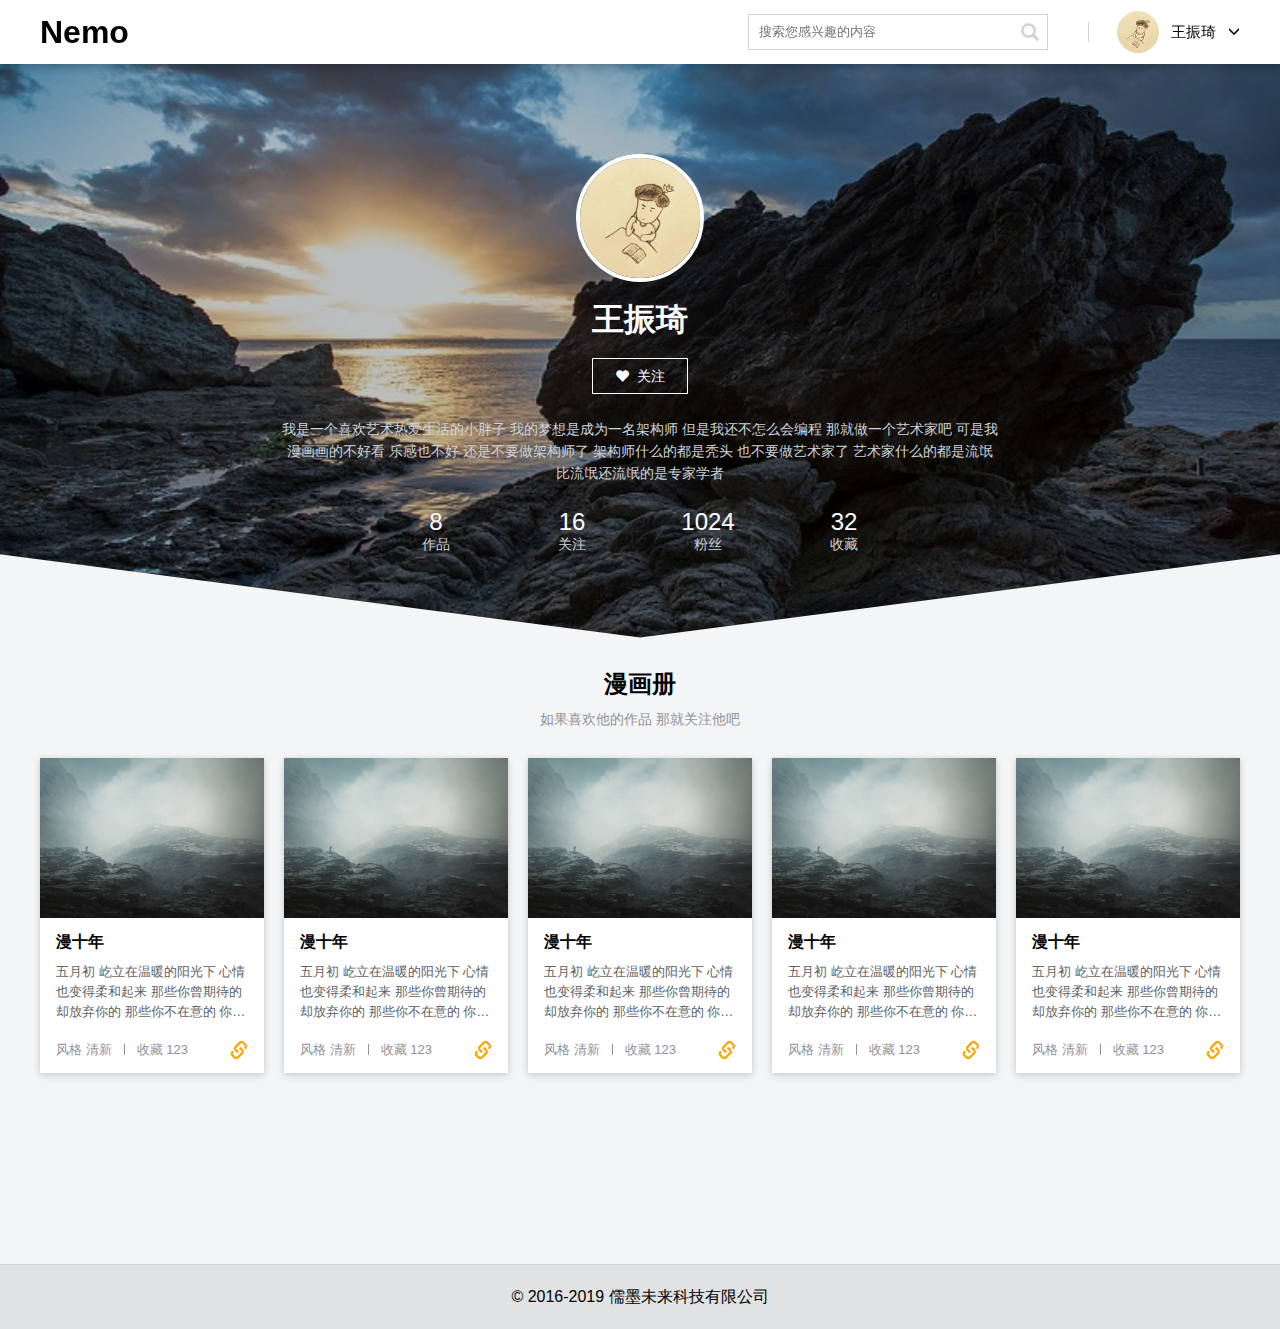
<file: author-index.html>
<!DOCTYPE html>
<html lang="zh">
<head>
    <meta charset="UTF-8">
    <title>Nemo - 漫画分享平台</title>
    <link rel="shortcut icon" href="images/favicon.ico" type="image/x-icon"/>
    <link rel="stylesheet" href="css/nemo.css"/>
    <link rel="stylesheet" href="css/book.css"/>
    <link rel="stylesheet" href="css/author-index.css"/>
</head>
<body>
<header id="header" class="header">
    <div class="header-fixed">
        <div class="container">
            <h1 class="app-name pull-left">Nemo</h1>
            <div class="account pull-right" @mouseover="navVisible" @mouseout="navInvisible">
                <div class="account-info">
                    <img class="account-avatar" src="images/avatar.jpg" alt=""/>
                    <span class="account-name">王振琦</span>
                    <span class="icon icon-menu-down"></span>
                </div>
                <nav class="account-nav" v-if="isVisible" v-cloak>
                    <a class="account-item" href=""><span class="icon icon-user"></span>个人主页</a>
                    <a class="account-item" href=""><span class="icon icon-cog"></span>账号设置</a>
                    <p class="account-item account-logout"><span class="icon icon-off"></span>退出登录</p>
                </nav>
            </div>
            <span class="header-line pull-right"></span>
            <div class="query-group pull-right">
                <label class="query-label"><span class="icon icon-search"></span></label>
                <input class="query-control" type="text" placeholder="搜索您感兴趣的内容"/>
            </div>
        </div>
    </div>
</header>
<main class="container">
    <section class="master">
        <img class="author-portrait" src="images/kingfishersrock.jpg" alt=""/>
        <div class="author-info">
            <img class="author-avatar" src="images/avatar.jpg" alt=""/>
            <p class="author-name">王振琦</p>
            <button class="btn btn-elegance" type="button">
                <span class="icon icon-heart"></span>
                <span>关注</span>
            </button>
            <p class="author-biography">
                我是一个喜欢艺术热爱生活的小胖子
                我的梦想是成为一名架构师 但是我还不怎么会编程
                那就做一个艺术家吧 可是我漫画画的不好看 乐感也不好
                还是不要做架构师了 架构师什么的都是秃头
                也不要做艺术家了 艺术家什么的都是流氓
                比流氓还流氓的是专家学者
            </p>
            <ul class="author-subscribe">
                <li class="subscribe-item">
                    <span class="subscribe-num">8</span>
                    <span class="subscribe-desc">作品</span>
                </li>
                <li class="subscribe-item">
                    <span class="subscribe-num">16</span>
                    <span class="subscribe-desc">关注</span>
                </li>
                <li class="subscribe-item">
                    <span class="subscribe-num">1024</span>
                    <span class="subscribe-desc">粉丝</span>
                </li>
                <li class="subscribe-item">
                    <span class="subscribe-num">32</span>
                    <span class="subscribe-desc">收藏</span>
                </li>
            </ul>
        </div>
        <div class="author-support"></div>
    </section>
    <section class="title">
        <p class="title-name">漫画册</p>
        <p class="title-note">如果喜欢他的作品 那就关注他吧</p>
    </section>
    <section class="content">
        <div class="book">
            <img class="book-cover" src="images/portrait.jpg" alt=""/>
            <section class="book-info">
                <h6 class="book-name">漫十年</h6>
                <p class="book-description">
                    五月初
                    屹立在温暖的阳光下
                    心情也变得柔和起来
                    那些你曾期待的 却放弃你的
                    那些你不在意的 你已放弃的
                    都成了自己辛辛苦苦的独角戏
                    在新的生活到来之前
                    在煎熬中最后翻阅那些过往
                    一番不舍与惋惜之后
                    才发觉一切是那么的不值得
                    原来实现愿望是这么的难
                    我用了这么久才能去忘记你
                </p>
                <p class="book-note">
                    <span class="pull-left">风格&nbsp;清新</span>
                    <span class="pull-left"></span>
                    <span class="pull-left">收藏&nbsp;123</span>
                    <a class="icon icon-link pull-right" href=""></a>
                </p>
            </section>
        </div>
        <div class="book">
            <img class="book-cover" src="images/portrait.jpg" alt=""/>
            <section class="book-info">
                <h6 class="book-name">漫十年</h6>
                <p class="book-description">
                    五月初
                    屹立在温暖的阳光下
                    心情也变得柔和起来
                    那些你曾期待的 却放弃你的
                    那些你不在意的 你已放弃的
                    都成了自己辛辛苦苦的独角戏
                    在新的生活到来之前
                    在煎熬中最后翻阅那些过往
                    一番不舍与惋惜之后
                    才发觉一切是那么的不值得
                    原来实现愿望是这么的难
                    我用了这么久才能去忘记你
                </p>
                <p class="book-note">
                    <span class="pull-left">风格&nbsp;清新</span>
                    <span class="pull-left"></span>
                    <span class="pull-left">收藏&nbsp;123</span>
                    <a class="icon icon-link pull-right" href=""></a>
                </p>
            </section>
        </div>
        <div class="book">
            <img class="book-cover" src="images/portrait.jpg" alt=""/>
            <section class="book-info">
                <h6 class="book-name">漫十年</h6>
                <p class="book-description">
                    五月初
                    屹立在温暖的阳光下
                    心情也变得柔和起来
                    那些你曾期待的 却放弃你的
                    那些你不在意的 你已放弃的
                    都成了自己辛辛苦苦的独角戏
                    在新的生活到来之前
                    在煎熬中最后翻阅那些过往
                    一番不舍与惋惜之后
                    才发觉一切是那么的不值得
                    原来实现愿望是这么的难
                    我用了这么久才能去忘记你
                </p>
                <p class="book-note">
                    <span class="pull-left">风格&nbsp;清新</span>
                    <span class="pull-left"></span>
                    <span class="pull-left">收藏&nbsp;123</span>
                    <a class="icon icon-link pull-right" href=""></a>
                </p>
            </section>
        </div>
        <div class="book">
            <img class="book-cover" src="images/portrait.jpg" alt=""/>
            <section class="book-info">
                <h6 class="book-name">漫十年</h6>
                <p class="book-description">
                    五月初
                    屹立在温暖的阳光下
                    心情也变得柔和起来
                    那些你曾期待的 却放弃你的
                    那些你不在意的 你已放弃的
                    都成了自己辛辛苦苦的独角戏
                    在新的生活到来之前
                    在煎熬中最后翻阅那些过往
                    一番不舍与惋惜之后
                    才发觉一切是那么的不值得
                    原来实现愿望是这么的难
                    我用了这么久才能去忘记你
                </p>
                <p class="book-note">
                    <span class="pull-left">风格&nbsp;清新</span>
                    <span class="pull-left"></span>
                    <span class="pull-left">收藏&nbsp;123</span>
                    <a class="icon icon-link pull-right" href=""></a>
                </p>
            </section>
        </div>
        <div class="book">
            <img class="book-cover" src="images/portrait.jpg" alt=""/>
            <section class="book-info">
                <h6 class="book-name">漫十年</h6>
                <p class="book-description">
                    五月初
                    屹立在温暖的阳光下
                    心情也变得柔和起来
                    那些你曾期待的 却放弃你的
                    那些你不在意的 你已放弃的
                    都成了自己辛辛苦苦的独角戏
                    在新的生活到来之前
                    在煎熬中最后翻阅那些过往
                    一番不舍与惋惜之后
                    才发觉一切是那么的不值得
                    原来实现愿望是这么的难
                    我用了这么久才能去忘记你
                </p>
                <p class="book-note">
                    <span class="pull-left">风格&nbsp;清新</span>
                    <span class="pull-left"></span>
                    <span class="pull-left">收藏&nbsp;123</span>
                    <a class="icon icon-link pull-right" href=""></a>
                </p>
            </section>
        </div>
    </section>
</main>
<footer class="footer">
    <span>&copy;&nbsp;2016-2019&nbsp;儒墨未来科技有限公司</span>
</footer>
<script src="js/vue.js"></script>
<script src="js/nemo.js"></script>
</body>
</html>
</file>
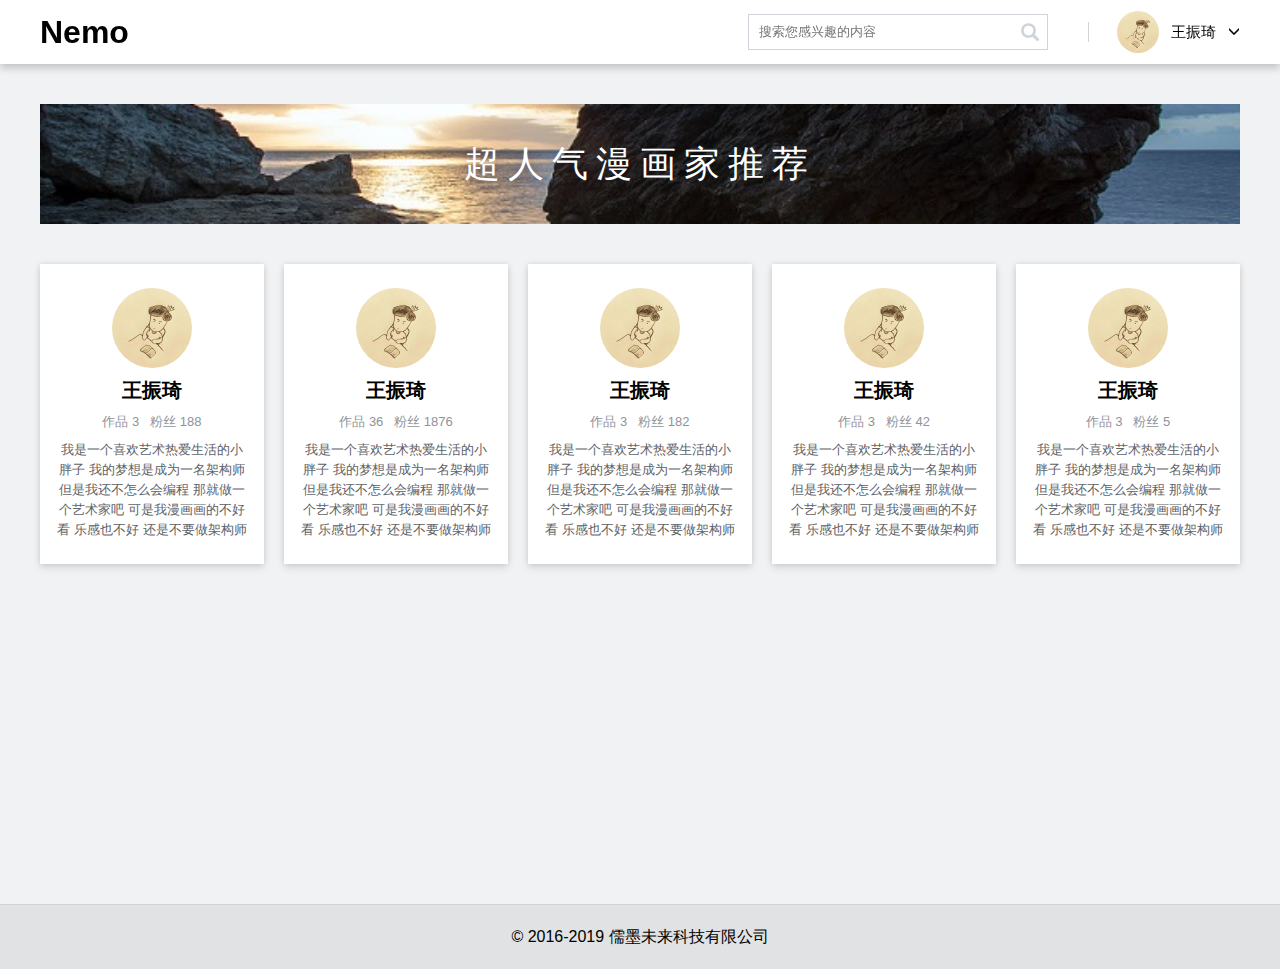
<file: author-list.html>
<!DOCTYPE html>
<html lang="zh">
<head>
    <meta charset="UTF-8">
    <title>Nemo - 漫画分享平台</title>
    <link rel="shortcut icon" href="images/favicon.ico" type="image/x-icon"/>
    <link rel="stylesheet" href="css/nemo.css"/>
    <link rel="stylesheet" href="css/author-list.css"/>
</head>
<body>
<header id="header" class="header">
    <div class="header-fixed">
        <div class="container">
            <h1 class="app-name pull-left">Nemo</h1>
            <div class="account pull-right" @mouseover="navVisible" @mouseout="navInvisible">
                <div class="account-info">
                    <img class="account-avatar" src="images/avatar.jpg" alt=""/>
                    <span class="account-name">王振琦</span>
                    <span class="icon icon-menu-down"></span>
                </div>
                <nav class="account-nav" v-if="isVisible" v-cloak>
                    <a class="account-item" href=""><span class="icon icon-user"></span>个人主页</a>
                    <a class="account-item" href=""><span class="icon icon-cog"></span>账号设置</a>
                    <p class="account-item account-logout"><span class="icon icon-off"></span>退出登录</p>
                </nav>
            </div>
            <span class="header-line pull-right"></span>
            <div class="query-group pull-right">
                <label class="query-label"><span class="icon icon-search"></span></label>
                <input class="query-control" type="text" placeholder="搜索您感兴趣的内容"/>
            </div>
        </div>
    </div>
</header>
<main class="container">
    <section class="master">
        <p>超人气漫画家推荐</p>
    </section>
    <section class="content">
        <a class="author" href="author-index.html">
            <img class="author-avatar" src="images/avatar.jpg" alt=""/>
            <p class="author-name">王振琦</p>
            <p class="author-note">
                <span>作品&nbsp;3&nbsp;&nbsp;</span>
                <span>粉丝&nbsp;188</span>
            </p>
            <p class="author-biography">
                我是一个喜欢艺术热爱生活的小胖子
                我的梦想是成为一名架构师 但是我还不怎么会编程
                那就做一个艺术家吧 可是我漫画画的不好看 乐感也不好
                还是不要做架构师了 架构师什么的都是秃头
                也不要做艺术家了 艺术家什么的都是流氓
                比流氓还流氓的是专家学者
            </p>
        </a>
        <a class="author" href="author-index.html">
            <img class="author-avatar" src="images/avatar.jpg" alt=""/>
            <p class="author-name">王振琦</p>
            <p class="author-note">
                <span>作品&nbsp;36&nbsp;&nbsp;</span>
                <span>粉丝&nbsp;1876</span>
            </p>
            <p class="author-biography">
                我是一个喜欢艺术热爱生活的小胖子
                我的梦想是成为一名架构师 但是我还不怎么会编程
                那就做一个艺术家吧 可是我漫画画的不好看 乐感也不好
                还是不要做架构师了 架构师什么的都是秃头
                也不要做艺术家了 艺术家什么的都是流氓
                比流氓还流氓的是专家学者
            </p>
        </a>
        <a class="author" href="author-index.html">
            <img class="author-avatar" src="images/avatar.jpg" alt=""/>
            <p class="author-name">王振琦</p>
            <p class="author-note">
                <span>作品&nbsp;3&nbsp;&nbsp;</span>
                <span>粉丝&nbsp;182</span>
            </p>
            <p class="author-biography">
                我是一个喜欢艺术热爱生活的小胖子
                我的梦想是成为一名架构师 但是我还不怎么会编程
                那就做一个艺术家吧 可是我漫画画的不好看 乐感也不好
                还是不要做架构师了 架构师什么的都是秃头
                也不要做艺术家了 艺术家什么的都是流氓
                比流氓还流氓的是专家学者
            </p>
        </a>
        <a class="author" href="author-index.html">
            <img class="author-avatar" src="images/avatar.jpg" alt=""/>
            <p class="author-name">王振琦</p>
            <p class="author-note">
                <span>作品&nbsp;3&nbsp;&nbsp;</span>
                <span>粉丝&nbsp;42</span>
            </p>
            <p class="author-biography">
                我是一个喜欢艺术热爱生活的小胖子
                我的梦想是成为一名架构师 但是我还不怎么会编程
                那就做一个艺术家吧 可是我漫画画的不好看 乐感也不好
                还是不要做架构师了 架构师什么的都是秃头
                也不要做艺术家了 艺术家什么的都是流氓
                比流氓还流氓的是专家学者
            </p>
        </a>
        <a class="author" href="author-index.html">
            <img class="author-avatar" src="images/avatar.jpg" alt=""/>
            <p class="author-name">王振琦</p>
            <p class="author-note">
                <span>作品&nbsp;3&nbsp;&nbsp;</span>
                <span>粉丝&nbsp;5</span>
            </p>
            <p class="author-biography">
                我是一个喜欢艺术热爱生活的小胖子
                我的梦想是成为一名架构师 但是我还不怎么会编程
                那就做一个艺术家吧 可是我漫画画的不好看 乐感也不好
                还是不要做架构师了 架构师什么的都是秃头
                也不要做艺术家了 艺术家什么的都是流氓
                比流氓还流氓的是专家学者
            </p>
        </a>
    </section>
</main>
<footer class="footer">
    <span>&copy;&nbsp;2016-2019&nbsp;儒墨未来科技有限公司</span>
</footer>
</body>
</html>
</file>
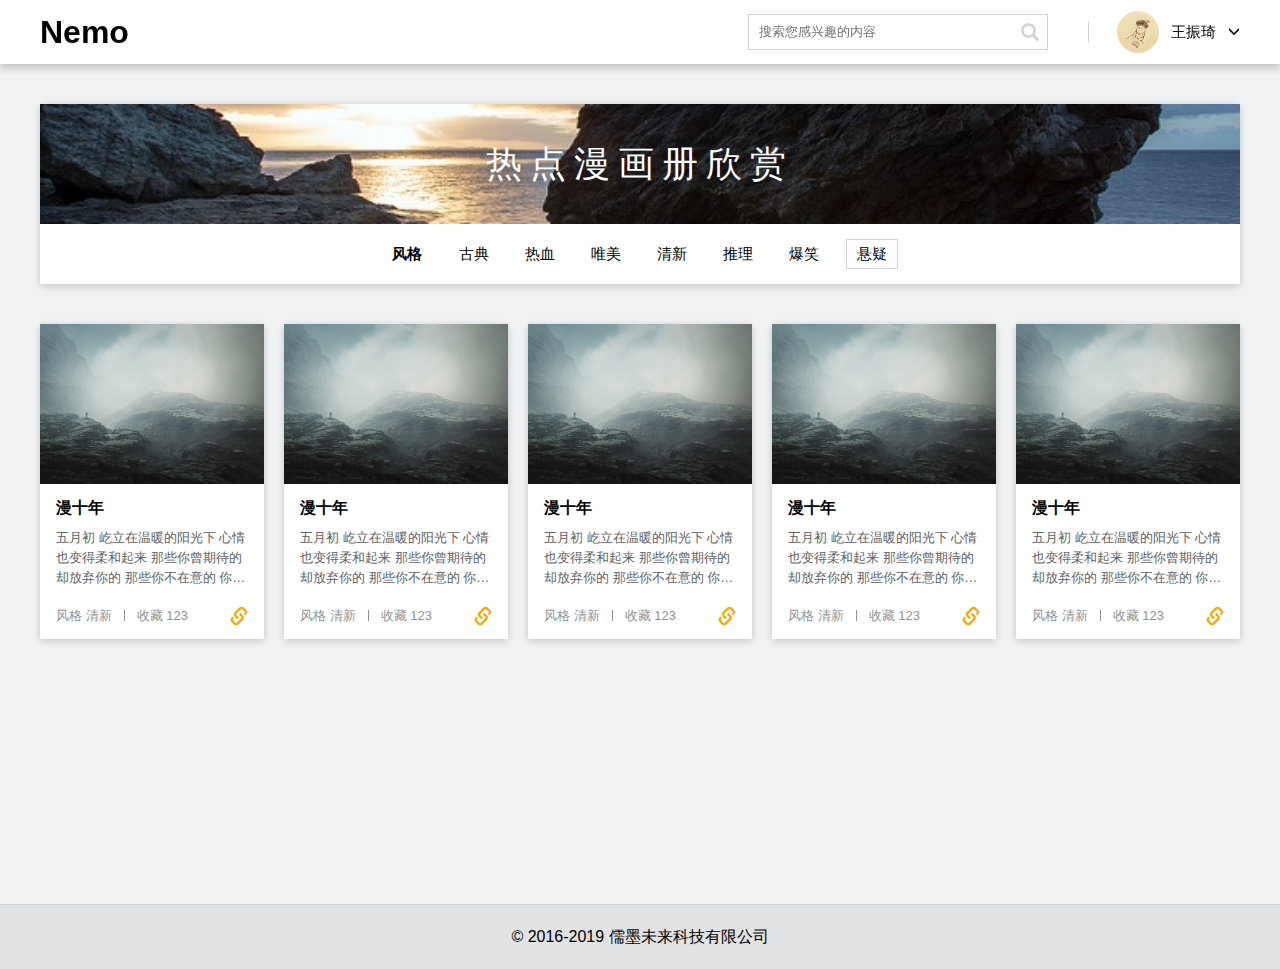
<file: book-list.html>
<!DOCTYPE html>
<html lang="zh">
<head>
    <meta charset="UTF-8">
    <title>Nemo - 漫画分享平台</title>
    <link rel="shortcut icon" href="images/favicon.ico" type="image/x-icon"/>
    <link rel="stylesheet" href="css/nemo.css"/>
    <link rel="stylesheet" href="css/book.css"/>
    <link rel="stylesheet" href="css/book-list.css"/>
</head>
<body>
<header id="header" class="header">
    <div class="header-fixed">
        <div class="container">
            <h1 class="app-name pull-left">Nemo</h1>
            <div class="account pull-right" @mouseover="navVisible" @mouseout="navInvisible">
                <div class="account-info">
                    <img class="account-avatar" src="images/avatar.jpg" alt=""/>
                    <span class="account-name">王振琦</span>
                    <span class="icon icon-menu-down"></span>
                </div>
                <nav class="account-nav" v-if="isVisible" v-cloak>
                    <a class="account-item" href=""><span class="icon icon-user"></span>个人主页</a>
                    <a class="account-item" href=""><span class="icon icon-cog"></span>账号设置</a>
                    <p class="account-item account-logout"><span class="icon icon-off"></span>退出登录</p>
                </nav>
            </div>
            <span class="header-line pull-right"></span>
            <div class="query-group pull-right">
                <label class="query-label"><span class="icon icon-search"></span></label>
                <input class="query-control" type="text" placeholder="搜索您感兴趣的内容"/>
            </div>
        </div>
    </div>
</header>
<main class="container">
    <section class="master">
        <div class="theme">
            <p>热点漫画册欣赏</p>
        </div>
        <ul class="style">
            <li class="style-item style-title">风格</li>
            <li class="style-item">古典</li>
            <li class="style-item">热血</li>
            <li class="style-item">唯美</li>
            <li class="style-item">清新</li>
            <li class="style-item">推理</li>
            <li class="style-item">爆笑</li>
            <li class="style-item style-active">悬疑</li>
        </ul>
    </section>
    <section class="content">
        <div class="book">
            <img class="book-cover" src="images/portrait.jpg" alt=""/>
            <section class="book-info">
                <h6 class="book-name">漫十年</h6>
                <p class="book-description">
                    五月初
                    屹立在温暖的阳光下
                    心情也变得柔和起来
                    那些你曾期待的 却放弃你的
                    那些你不在意的 你已放弃的
                    都成了自己辛辛苦苦的独角戏
                    在新的生活到来之前
                    在煎熬中最后翻阅那些过往
                    一番不舍与惋惜之后
                    才发觉一切是那么的不值得
                    原来实现愿望是这么的难
                    我用了这么久才能去忘记你
                </p>
                <p class="book-note">
                    <span class="pull-left">风格&nbsp;清新</span>
                    <span class="pull-left"></span>
                    <span class="pull-left">收藏&nbsp;123</span>
                    <a class="icon icon-link pull-right" href=""></a>
                </p>
            </section>
        </div>
        <div class="book">
            <img class="book-cover" src="images/portrait.jpg" alt=""/>
            <section class="book-info">
                <h6 class="book-name">漫十年</h6>
                <p class="book-description">
                    五月初
                    屹立在温暖的阳光下
                    心情也变得柔和起来
                    那些你曾期待的 却放弃你的
                    那些你不在意的 你已放弃的
                    都成了自己辛辛苦苦的独角戏
                    在新的生活到来之前
                    在煎熬中最后翻阅那些过往
                    一番不舍与惋惜之后
                    才发觉一切是那么的不值得
                    原来实现愿望是这么的难
                    我用了这么久才能去忘记你
                </p>
                <p class="book-note">
                    <span class="pull-left">风格&nbsp;清新</span>
                    <span class="pull-left"></span>
                    <span class="pull-left">收藏&nbsp;123</span>
                    <a class="icon icon-link pull-right" href=""></a>
                </p>
            </section>
        </div>
        <div class="book">
            <img class="book-cover" src="images/portrait.jpg" alt=""/>
            <section class="book-info">
                <h6 class="book-name">漫十年</h6>
                <p class="book-description">
                    五月初
                    屹立在温暖的阳光下
                    心情也变得柔和起来
                    那些你曾期待的 却放弃你的
                    那些你不在意的 你已放弃的
                    都成了自己辛辛苦苦的独角戏
                    在新的生活到来之前
                    在煎熬中最后翻阅那些过往
                    一番不舍与惋惜之后
                    才发觉一切是那么的不值得
                    原来实现愿望是这么的难
                    我用了这么久才能去忘记你
                </p>
                <p class="book-note">
                    <span class="pull-left">风格&nbsp;清新</span>
                    <span class="pull-left"></span>
                    <span class="pull-left">收藏&nbsp;123</span>
                    <a class="icon icon-link pull-right" href=""></a>
                </p>
            </section>
        </div>
        <div class="book">
            <img class="book-cover" src="images/portrait.jpg" alt=""/>
            <section class="book-info">
                <h6 class="book-name">漫十年</h6>
                <p class="book-description">
                    五月初
                    屹立在温暖的阳光下
                    心情也变得柔和起来
                    那些你曾期待的 却放弃你的
                    那些你不在意的 你已放弃的
                    都成了自己辛辛苦苦的独角戏
                    在新的生活到来之前
                    在煎熬中最后翻阅那些过往
                    一番不舍与惋惜之后
                    才发觉一切是那么的不值得
                    原来实现愿望是这么的难
                    我用了这么久才能去忘记你
                </p>
                <p class="book-note">
                    <span class="pull-left">风格&nbsp;清新</span>
                    <span class="pull-left"></span>
                    <span class="pull-left">收藏&nbsp;123</span>
                    <a class="icon icon-link pull-right" href=""></a>
                </p>
            </section>
        </div>
        <div class="book">
            <img class="book-cover" src="images/portrait.jpg" alt=""/>
            <section class="book-info">
                <h6 class="book-name">漫十年</h6>
                <p class="book-description">
                    五月初
                    屹立在温暖的阳光下
                    心情也变得柔和起来
                    那些你曾期待的 却放弃你的
                    那些你不在意的 你已放弃的
                    都成了自己辛辛苦苦的独角戏
                    在新的生活到来之前
                    在煎熬中最后翻阅那些过往
                    一番不舍与惋惜之后
                    才发觉一切是那么的不值得
                    原来实现愿望是这么的难
                    我用了这么久才能去忘记你
                </p>
                <p class="book-note">
                    <span class="pull-left">风格&nbsp;清新</span>
                    <span class="pull-left"></span>
                    <span class="pull-left">收藏&nbsp;123</span>
                    <a class="icon icon-link pull-right" href=""></a>
                </p>
            </section>
        </div>
    </section>
</main>
<footer class="footer">
    <span>&copy;&nbsp;2016-2019&nbsp;儒墨未来科技有限公司</span>
</footer>
</body>
</html>
</file>
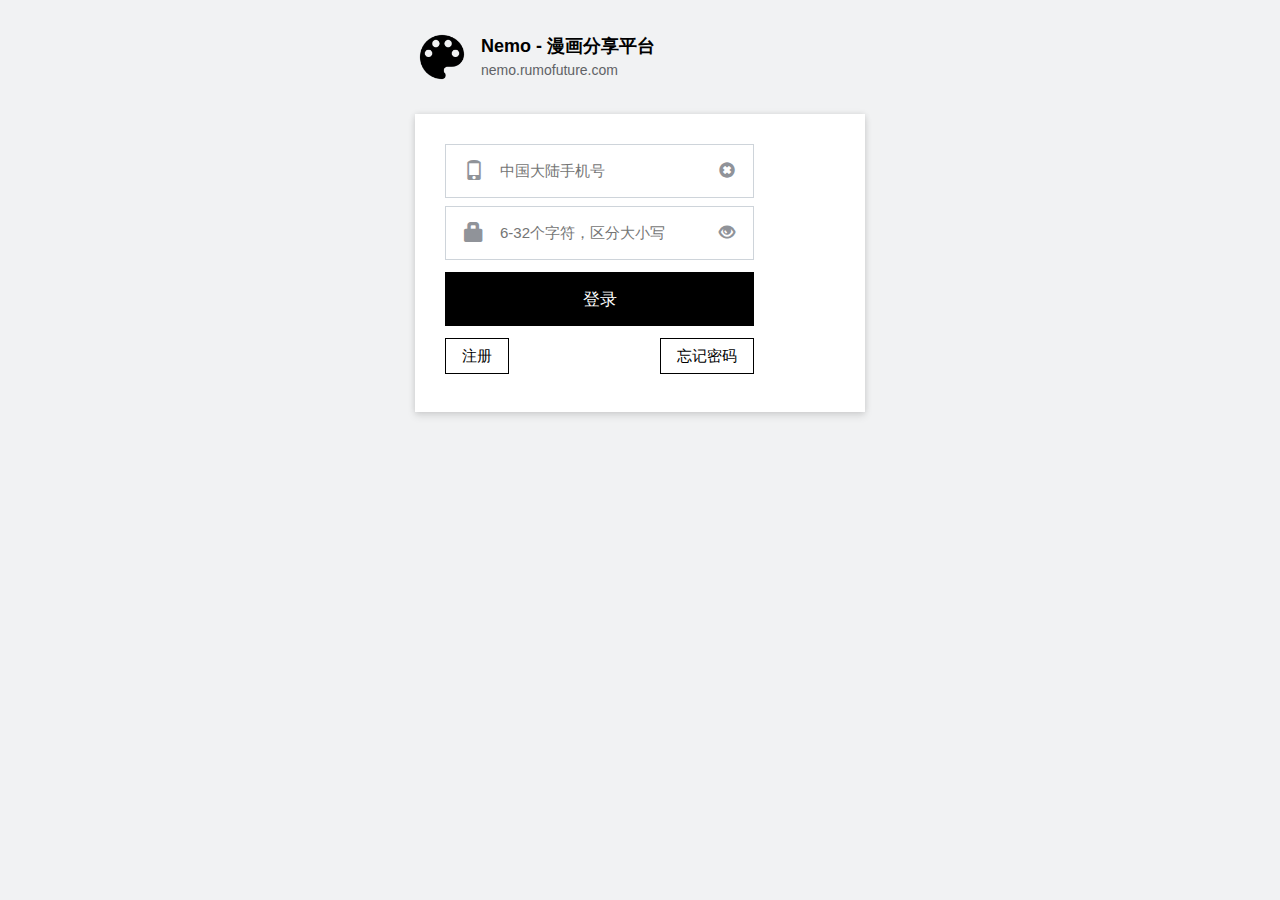
<file: login.html>
<!DOCTYPE html>
<html lang="zh">
<head>
    <meta charset="UTF-8">
    <title>Nemo - 漫画分享平台</title>
    <link rel="shortcut icon" href="images/favicon.ico" type="image/x-icon"/>
    <link rel="stylesheet" href="css/nemo.css"/>
    <link rel="stylesheet" href="css/login.css">
</head>
<body>
<main class="container">
    <a class="master" href="index.html">
        <img class="favicon" src="images/favicon.png" alt="">
        <div class="app">
            <p class="app-theme">Nemo - 漫画分享平台</p>
            <p class="app-url">nemo.rumofuture.com</p>
        </div>
    </a>
    <section class="content">
        <form class="form form-inline">
            <div class="form-group">
                <label class="form-action"><span class="icon icon-remove-sign"></span></label>
                <input class="form-control" type="text" placeholder="中国大陆手机号"/>
                <label class="form-label"><span class="icon icon-phone"></span></label>
            </div>
            <div class="form-group">
                <label class="form-action"><span class="icon icon-eye-open"></span></label>
                <input class="form-control" type="text" placeholder="6-32个字符，区分大小写"/>
                <label class="form-label"><span class="icon icon-lock"></span></label>
            </div>
            <div class="form-group">
                <button class="btn btn-block btn-primary" type="button">登录</button>
            </div>
            <div class="form-group">
                <a class="pull-left" href="register.html">
                    <button class="btn btn-flexible" type="button">注册</button>
                </a>
                <a class="pull-right" href="register.html">
                    <button class="btn btn-flexible" type="button">忘记密码</button>
                </a>
            </div>
        </form>
    </section>
</main>
</body>
</html>
</file>
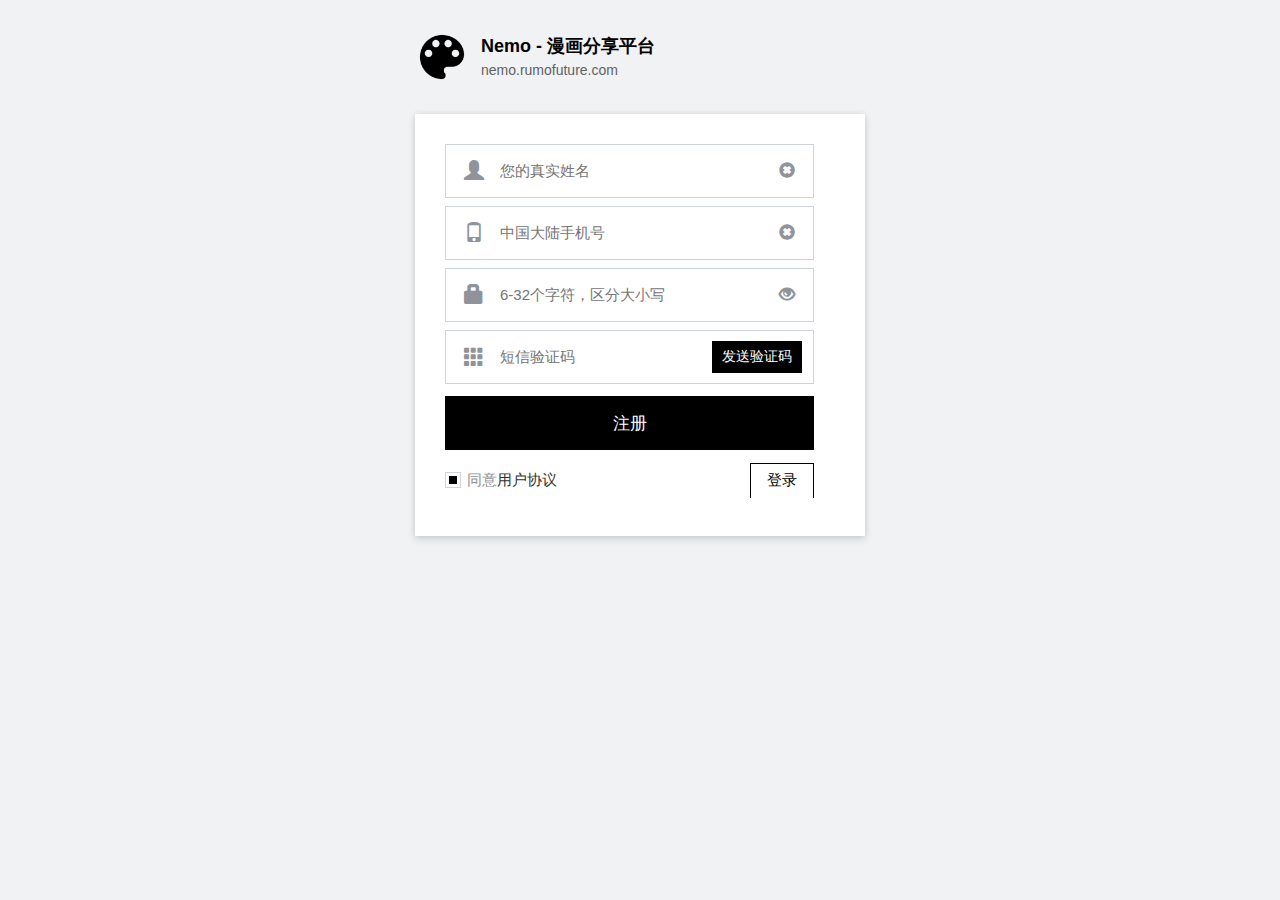
<file: register.html>
<!DOCTYPE html>
<html lang="zh">
<head>
    <meta charset="UTF-8">
    <title>Nemo - 漫画分享平台</title>
    <link rel="shortcut icon" href="images/favicon.ico" type="image/x-icon"/>
    <link rel="stylesheet" href="css/nemo.css"/>
    <link rel="stylesheet" href="css/login.css">
</head>
<body>
<main class="container">
    <a class="master" href="index.html">
        <img class="favicon" src="images/favicon.png" alt="">
        <div class="app">
            <p class="app-theme">Nemo - 漫画分享平台</p>
            <p class="app-url">nemo.rumofuture.com</p>
        </div>
    </a>
    <section class="content">
        <form class="form form-inline">
            <div class="form-group">
                <label class="form-action"><span class="icon icon-remove-sign"></span></label>
                <input class="form-control" type="text" placeholder="您的真实姓名"/>
                <label class="form-label"><span class="icon icon-user"></span></label>
            </div>
            <div class="form-group">
                <label class="form-action"><span class="icon icon-remove-sign"></span></label>
                <input class="form-control" type="text" placeholder="中国大陆手机号"/>
                <label class="form-label"><span class="icon icon-phone"></span></label>
            </div>
            <div class="form-group">
                <label class="form-action"><span class="icon icon-eye-open"></span></label>
                <input class="form-control" type="text" placeholder="6-32个字符，区分大小写"/>
                <label class="form-label"><span class="icon icon-lock"></span></label>
            </div>
            <div class="form-group">
                <button class="btn btn-sms btn-primary" type="button">发送验证码</button>
                <input class="form-control sms-control" type="text" placeholder="短信验证码"/>
                <label class="form-label"><span class="icon icon-th"></span></label>
            </div>
            <div class="form-group">
                <button class="btn btn-block btn-primary" type="button">注册</button>
            </div>
            <div class="form-group checkbox-group">
                <label class="pull-left">
                    <input type="checkbox" checked/>
                    <span class="checkbox"></span>
                    <span class="checkbox-note">同意<a class="link" href="">用户协议</a></span>
                </label>
                <a class="pull-right" href="login.html">
                    <button class="btn btn-flexible" type="button">登录</button>
                </a>
            </div>
        </form>
    </section>
</main>
</body>
</html>
</file>
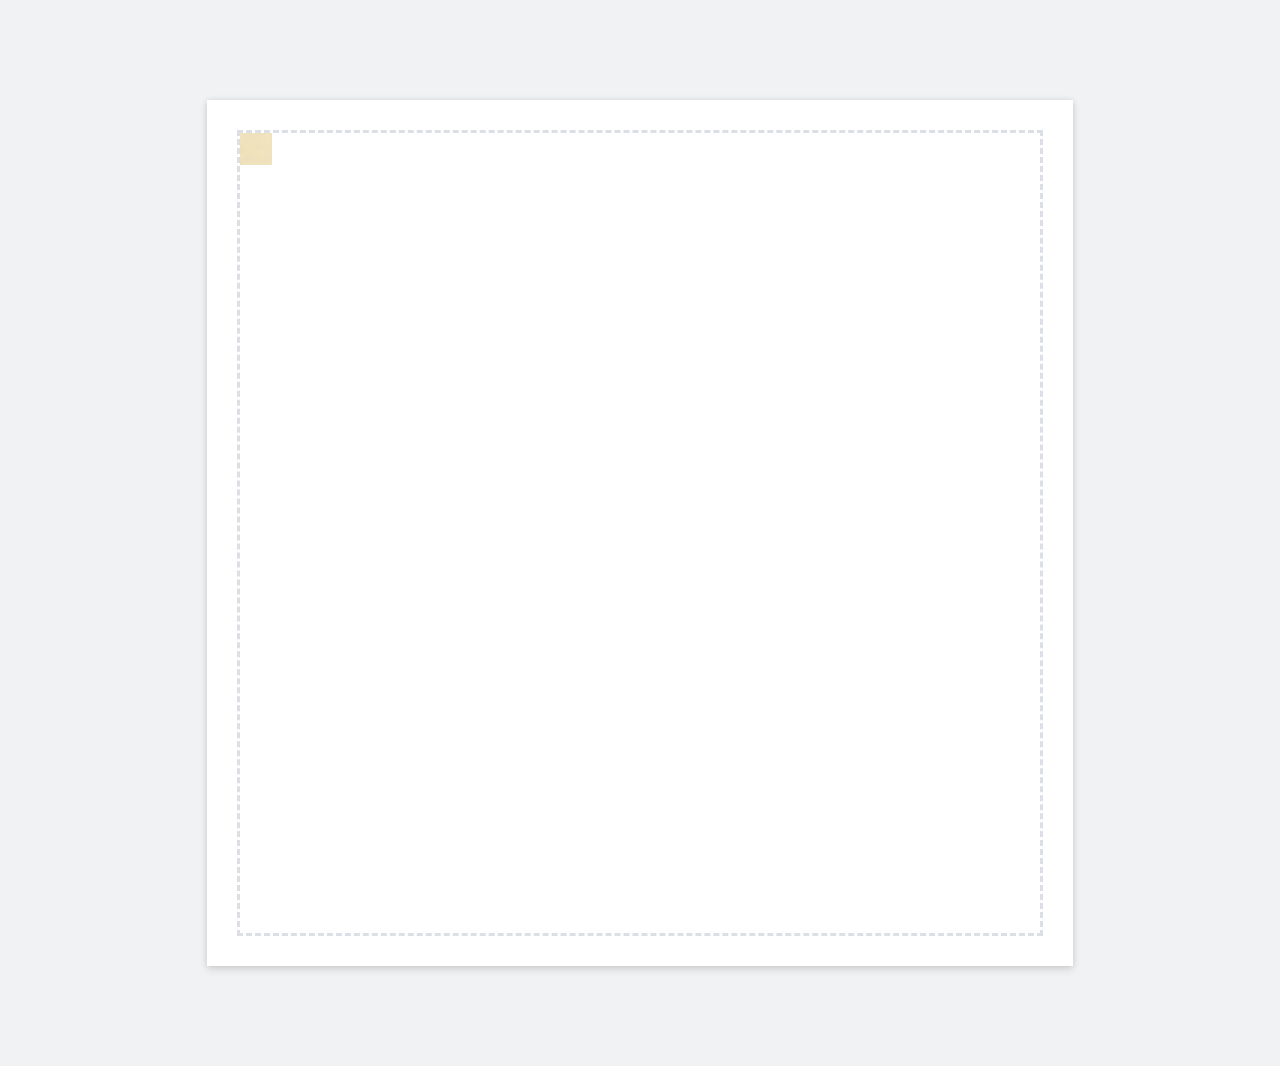
<file: TankVS.html>
<!DOCTYPE html>
<html lang="zh">
<head>
    <meta charset="UTF-8">
    <title>坦克对战</title>
    <style>
        html {
            background-color: #f1f2f3;
        }

        .container {
            margin: 100px auto;
            width: 806px;
            height: 806px;
            padding: 30px;
            background-color: #fff;
            box-shadow: 0 4px 8px rgba(0, 0, 0, 0.1), 0 0 6px rgba(0, 0, 0, 0.1);
        }

        .panel {
            position: relative;
            width: 800px;
            height: 800px;
            border: 3px dashed #dcdfe6;
        }

        .tank {
            display: inline-block;
            position: absolute;
            width: 32px;
            height: 32px;
            background-image: url("images/avatar.jpg");
        }
    </style>
</head>
<body>
<main id="app" class="container">
    <div class="panel">
        <div id="tank" class="tank" @keydown="move"></div>
    </div>
</main>
<script src="js/vue.min.js"></script>
<script>
    const app = new Vue({
        el: "#app",
        data: {
            tank: {
                x: 700,
                y: 700,
                icon: "../images/avatar.jpg"
            }
        },
        methods: {
            move: function (event) {

            },
            up: function () {

            },
            down: function () {
            },


        }
    });
</script>
</body>
</html>
</file>
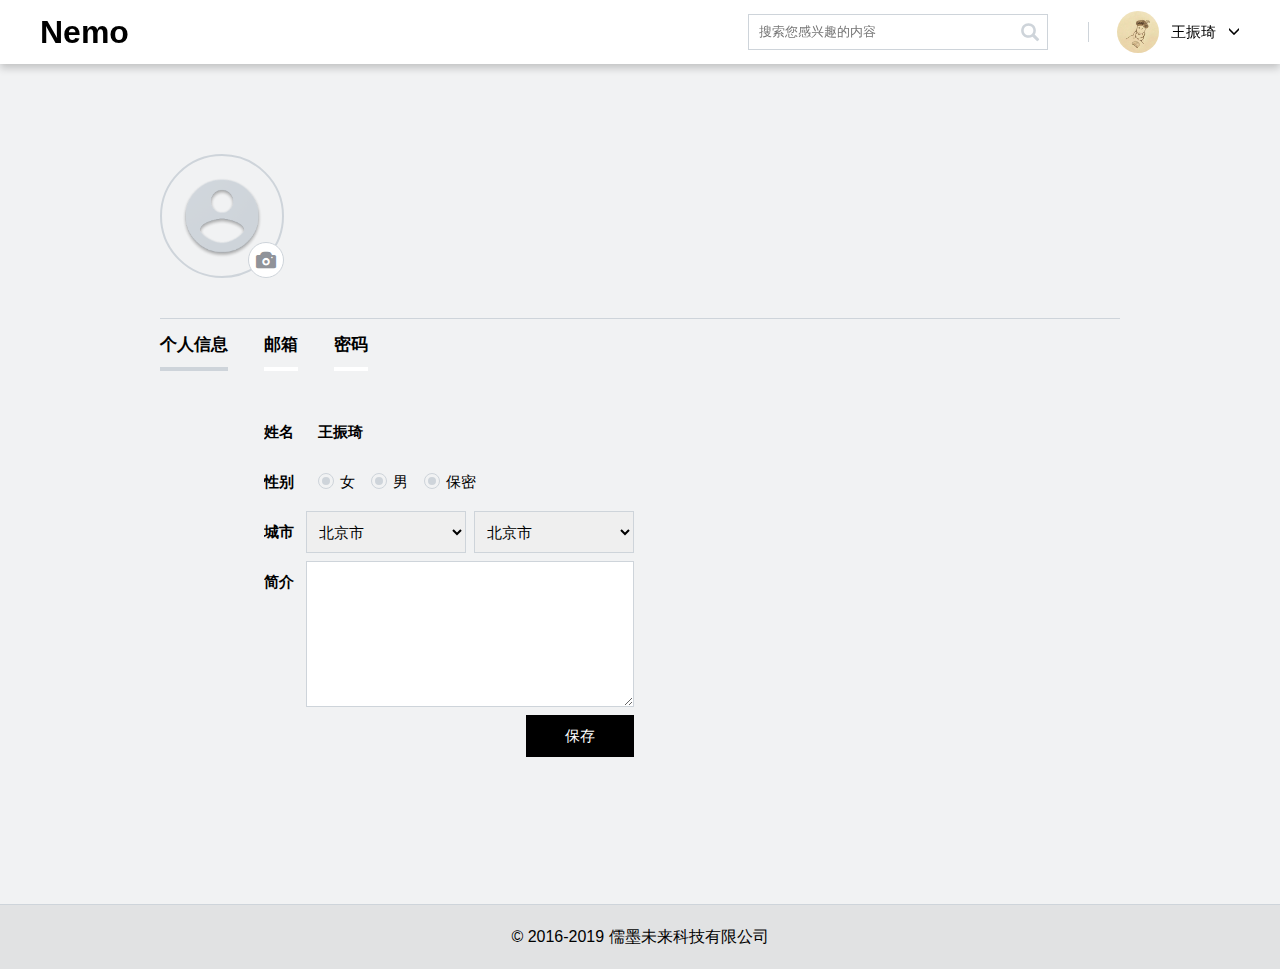
<file: user-settings.html>
<!DOCTYPE html>
<html lang="zh">
<head>
    <meta charset="UTF-8">
    <title>Nemo - 漫画分享平台</title>
    <link rel="shortcut icon" href="images/favicon.ico" type="image/x-icon"/>
    <link rel="stylesheet" href="css/nemo.css"/>
    <link rel="stylesheet" href="css/user-settings.css"/>
</head>
<body>
<header id="header" class="header">
    <div class="header-fixed">
        <div class="container">
            <h1 class="app-name pull-left">Nemo</h1>
            <div class="account pull-right" @mouseover="navVisible" @mouseout="navInvisible">
                <div class="account-info">
                    <img class="account-avatar" src="images/avatar.jpg" alt=""/>
                    <span class="account-name">王振琦</span>
                    <span class="icon icon-menu-down"></span>
                </div>
                <nav class="account-nav" v-if="isVisible">
                    <a class="account-item" href=""><span class="icon icon-user"></span>个人主页</a>
                    <a class="account-item" href=""><span class="icon icon-cog"></span>账号设置</a>
                    <p class="account-item account-logout"><span class="icon icon-off"></span>退出登录</p>
                </nav>
            </div>
            <span class="header-line pull-right"></span>
            <div class="query-group pull-right">
                <label class="query-label"><span class="icon icon-search"></span></label>
                <input class="query-control" type="text" placeholder="搜索您感兴趣的内容"/>
            </div>
        </div>
    </div>
</header>
<main id="userSettings" class="container">
    <div class="panel">
        <section class="user-info">
            <img class="user-avatar pull-left" src="images/user_silver.png" alt=""/>
            <button class="btn-choose pull-left" type="button">
                <span class="icon icon-camera"></span>
            </button>
        </section>
        <nav class="user-option">
            <span :class="{'active': 1 == tabIndex}" @click="changeTab(1)">个人信息</span>
            <span :class="{'active': 2 == tabIndex}" @click="changeTab(2)">邮箱</span>
            <span :class="{'active': 3 == tabIndex}" @click="changeTab(3)">密码</span>
        </nav>
        <form class="form-horizontal form-label-2" v-if="1 == tabIndex">
            <div class="form-group">
                <label class="form-label">姓名</label>
                <p class="form-label">王振琦</p>
            </div>
            <div class="form-group">
                <label class="form-label">性别</label>
                <p class="form-control radio-group">
                    <label class="pull-left">
                        <input type="radio"/>
                        <span class="radio"></span>
                        <span class="radio-note">女</span>
                    </label>
                    <label class="pull-left">
                        <input type="radio"/>
                        <span class="radio"></span>
                        <span class="radio-note">男</span>
                    </label>
                    <label class="pull-left">
                        <input type="radio"/>
                        <span class="radio"></span>
                        <span class="radio-note">保密</span>
                    </label>
                </p>
            </div>
            <div class="form-group">
                <label class="form-label">城市</label>
                <select class="form-control">
                    <option value="北京市">北京市</option>
                    <option value="上海市">上海市</option>
                    <option value="天津市">天津市</option>
                    <option value="重庆市">重庆市</option>
                </select>
                <select class="form-control">
                    <option value="北京市">北京市</option>
                    <option value="上海市">上海市</option>
                    <option value="天津市">天津市</option>
                    <option value="重庆市">重庆市</option>
                </select>
            </div>
            <div class="form-group">
                <label class="form-label">简介</label>
                <textarea class="form-control"></textarea>
            </div>
            <button class="btn btn-primary" type="button">保存</button>
        </form>
        <form class="form-horizontal form-label-2" v-if="2 == tabIndex">
            <div class="form-group">
                <label class="form-label">邮箱</label>
                <input class="form-control" type="text"/>
            </div>
            <div class="form-group">
                <label class="form-label">密码</label>
                <input class="form-control" type="password"/>
            </div>
            <button class="btn btn-primary" type="button">保存</button>
        </form>
        <form class="form-horizontal form-label-4" v-if="3 == tabIndex">
            <div class="form-group">
                <label class="form-label">原密码</label>
                <input class="form-control" type="password"/>
            </div>
            <div class="form-group">
                <label class="form-label">新密码</label>
                <input class="form-control" type="password"/>
            </div>
            <div class="form-group">
                <label class="form-label">确认密码</label>
                <input class="form-control" type="password"/>
            </div>
            <button class="btn btn-primary" type="button">保存</button>
        </form>
    </div>
</main>
<footer class="footer">
    <span>&copy;&nbsp;2016-2019&nbsp;儒墨未来科技有限公司</span>
</footer>
<script src="js/vue.js"></script>
<script src="js/nemo.js"></script>
<script>
    const userSettings = new Vue({
        el: "#userSettings",
        data: {
            tabIndex: 1,
        },
        methods: {
            changeTab: function (index) {
                this.tabIndex = index;
            }
        }
    });
</script>
</body>
</html>
</file>
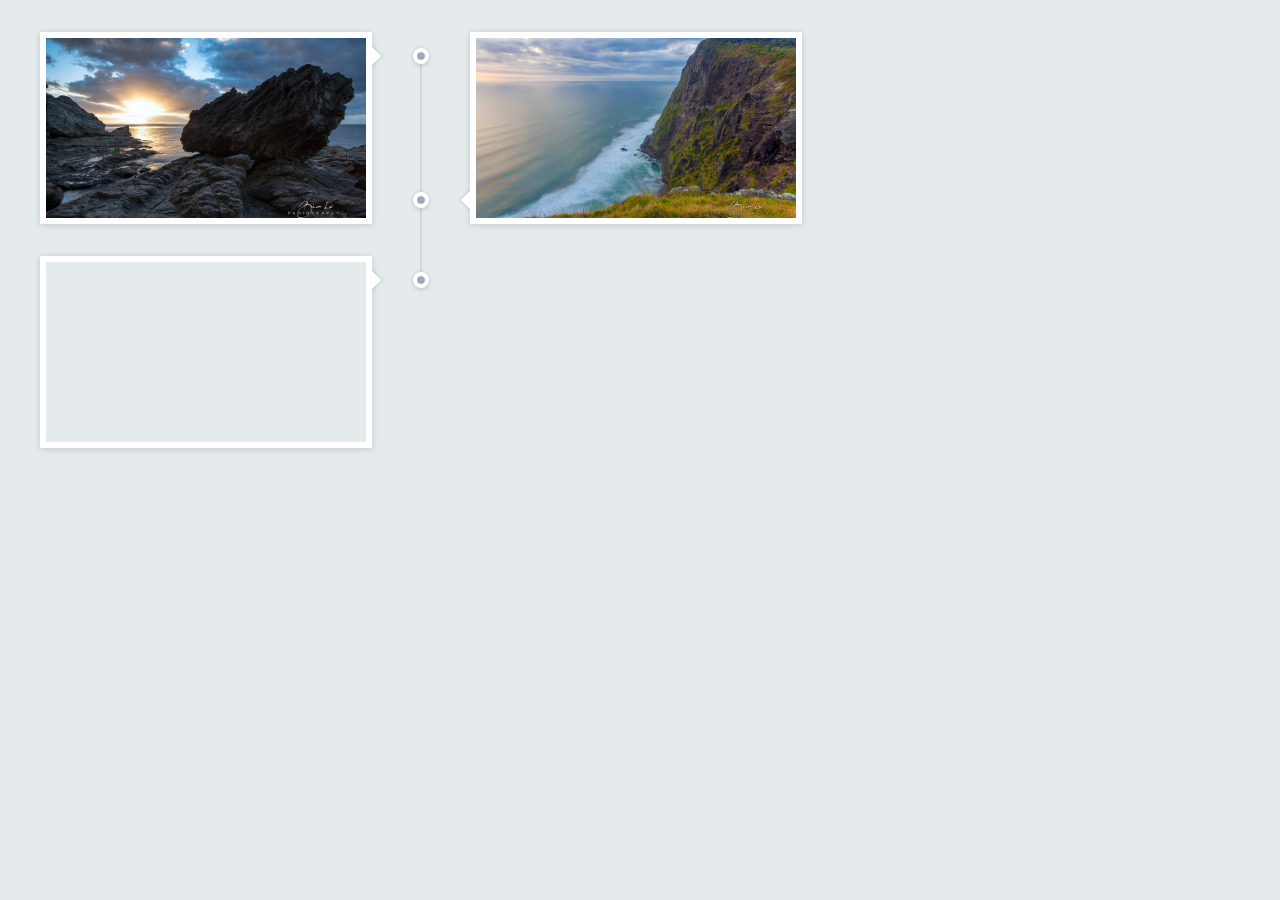
<file: html/page-triangle.html>
<!DOCTYPE html>
<html lang="en">
<head>
    <meta charset="UTF-8">
    <title>Title</title>
    <link rel="stylesheet" href="../css/nemo.css"/>
    <style>
        html {
            background-color: #e5eaed;
        }

        .container {
            position: relative;
            height: 100%;
        }

        .line {
            position: absolute;
            top: 24px;
            left: 380px;
            right: 380px;
            width: 2px;
            background-color: #d2d7db;
        }

        .page-list {
            width: 762px;
            height: auto;
        }

        .page {
            position: relative;
            width: 380px;
            height: 192px;
            margin-bottom: 32px;
        }

        .page-note {
            display: none;
            position: absolute;
            top: 16px;
            right: 16px;
            height: 24px;
            color: #fff;
            text-align: right;
        }

        .page-note img {
            display: inline-block;
            width: 24px;
            height: 24px;
            cursor: pointer;
        }

        .page-info:hover > .page-note {
            display: block;
        }

        .page-info {
            display: inline-block;
            position: relative;
            width: 320px;
            height: 180px;
            padding: 6px;
            cursor: pointer;
            background-color: #fff;
            box-shadow: 0 2px 8px rgba(0, 0, 0, 0.08), 0 0 6px rgba(0, 0, 0, 0.08);
        }

        .img {
            display: block;
            width: 320px;
            height: 180px;
            object-fit: cover;
        }

        .point {
            position: absolute;
            width: 16px;
            height: 16px;
            background-color: #9faabd;
            background-clip: content-box;
            border: 4px solid #fff;
            border-radius: 50%;
            cursor: pointer;
            box-sizing: border-box;
            box-shadow: 0 2px 4px rgba(0, 0, 0, 0.1), 0 0 4px rgba(0, 0, 0, 0.1);
        }

        .left {
            margin-right: 1px;
        }

        .right {
            margin-left: 1px;
        }

        .left .page-info {
            margin-right: 48px;
        }

        .right .page-info {
            margin-left: 48px;
        }

        .left .page-info:after {
            display: inline-block;
            position: absolute;
            top: 17px;
            right: -6px;
            width: 0;
            height: 0;
            content: '';
            transform: rotate(135deg);
            border-width: 7px;
            border-style: solid;
            border-color: #fff transparent transparent #fff;
            box-shadow: -2px -2px 2px rgba(0, 0, 0, 0.08);
        }

        .right .page-info:before {
            display: inline-block;
            position: absolute;
            top: 161px;
            left: -6px;
            width: 0;
            height: 0;
            content: '';
            transform: rotate(135deg);
            border-width: 7px;
            border-style: solid;
            border-color: transparent #fff #fff transparent;
            box-shadow: 2px 2px 2px rgba(0, 0, 0, 0.08);
        }

        .left .point {
            position: absolute;
            top: 16px;
            right: -9px;
        }

        .right .point {
            position: absolute;
            top: 160px;
            left: -9px;
        }
    </style>
</head>
<body>
<main id="app" class="container" style="margin-top: 32px">
    <div class="line" :style="{height: height + 'px'}"></div>
    <section class="page-list">
        <div class="page pull-left" v-for="(page, index) in pages"
             :class="{'left': index % 2 == 0, 'right': index % 2 == 1}">
            <div class="page-info">
                <img class="img" :src="page.image" alt=""/>
                <p class="page-note">
                    <img src="../images/icon/icon_setup_white.png"/>
                    <img src="../images/icon/icon_trash_white.png"/>
                </p>
            </div>
            <div class="point"></div>

        </div>
    </section>
</main>
<script src="../js/vue.js"></script>
<script>
    const app = new Vue({
        el: "#app",
        data: {
            height: 0,
            pages: [
                {image: "../images/kingfishersrock.jpg"},
                {image: "../images/mercercliffs.jpg"},
                {image: "../images/page-default.png"}
            ]
        },
        mounted: function () {
            let pageMargin = 144;
            let divMargin = 80;
            let quantity = this.pages.length;
            let x = parseInt(quantity / 2);
            let y = quantity % 2;
            if (y === 1) {
                this.height = pageMargin * x + divMargin * x;
            } else if (y === 0) {
                this.height = pageMargin * x + divMargin * (x - 1);
            }
            console.log("X: " + x + ", Y: " + y);
        }
    });
</script>
</body>
</html>
</file>
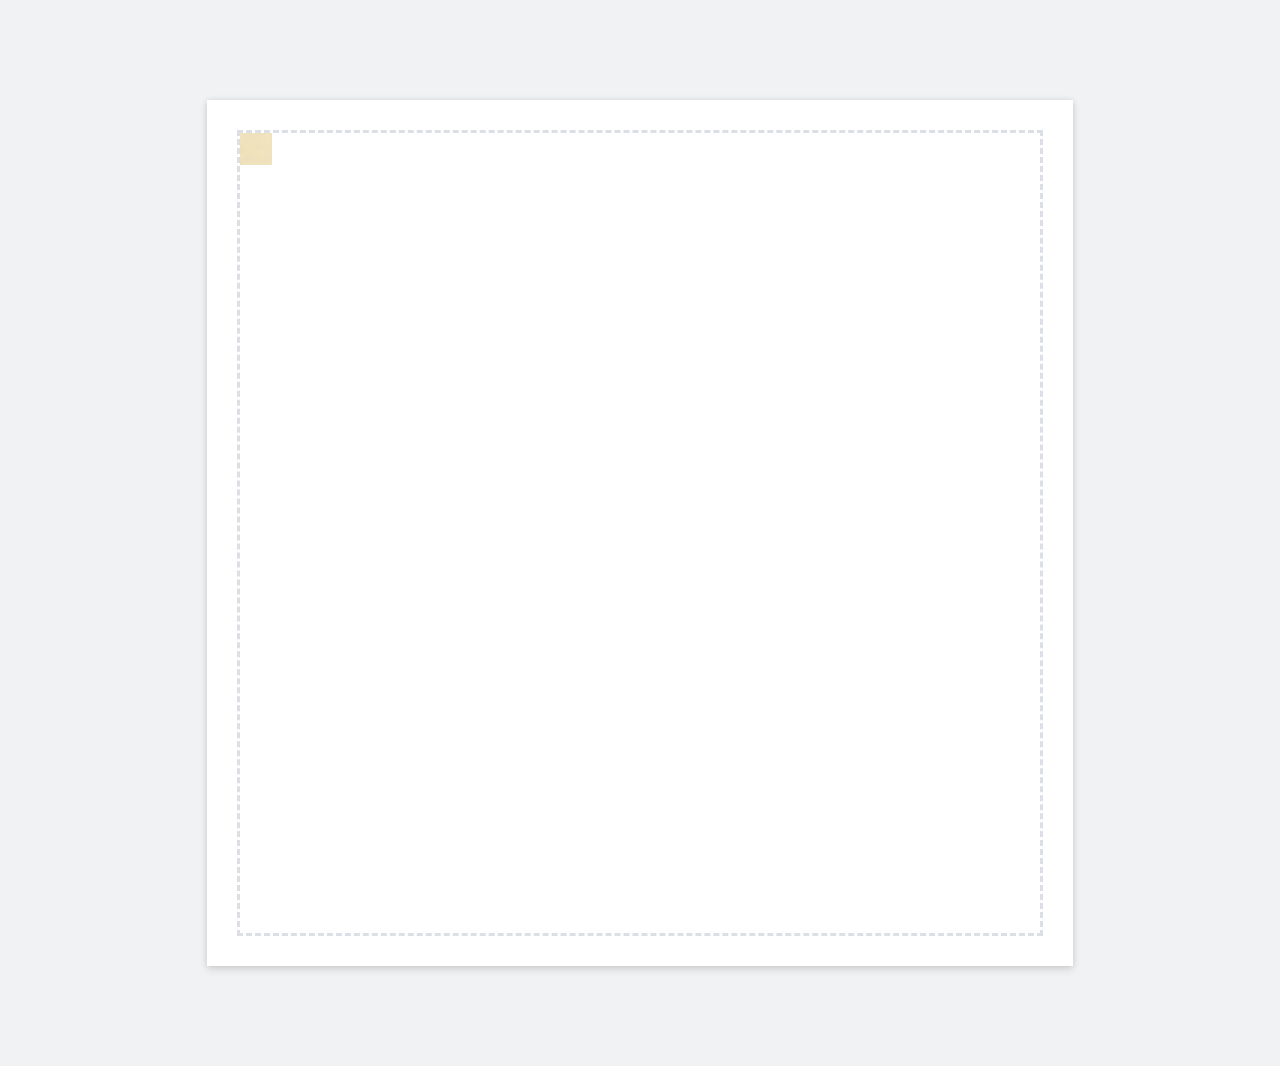
<file: html/TankVS.html>
<!DOCTYPE html>
<html lang="zh">
<head>
    <meta charset="UTF-8">
    <title>坦克对战</title>
    <style>
        html {
            background-color: #f1f2f3;
        }

        .container {
            margin: 100px auto;
            width: 806px;
            height: 806px;
            padding: 30px;
            background-color: #fff;
            box-shadow: 0 4px 8px rgba(0, 0, 0, 0.1), 0 0 6px rgba(0, 0, 0, 0.1);
        }

        .panel {
            position: relative;
            width: 800px;
            height: 800px;
            border: 3px dashed #dcdfe6;
        }

        .tank {
            display: inline-block;
            position: absolute;
            width: 32px;
            height: 32px;
            background-image: url("../images/avatar.jpg");
        }
    </style>
</head>
<body>
<main id="app" class="container">
    <div class="panel">
        <div id="tank" class="tank icon icon-triangle-right" @keydown="move"></div>
    </div>
</main>
<script src="../js/vue.min.js"></script>
<script>
    const app = new Vue({
        el: "#app",
        data: {
            tank: {
                x: 700,
                y: 700,
                icon: "../images/avatar.jpg"
            }
        },
        methods: {
            move: function (event) {

            },
            up: function () {

            },
            down: function () {
            },


        }
    });
</script>
</body>
</html>
</file>
<file: view/flex.html>
<!DOCTYPE html>
<html lang="en">
<head>
    <meta charset="UTF-8">
    <title>Title</title>
    <style>
        body {
            display: flex;
            margin: 0;
            padding: 0;
            background-color: #f1f2f3;
        }

        .container {
            display: flex;
            flex-wrap: wrap;
            justify-content: center;
            align-content: center;
            width: 1200px;
            height: 800px;
            margin: auto;
            background-color: #fff;
            align-items: center;
        }

        .item {
            flex-grow: 10;
            width: 100px;
            height: 200px;
            border: 1px solid #ced4da;
            margin: 4px;
        }
    </style>
</head>
<body>
<main class="container">
    <div class="item" style="height: 100px">1</div>
    <div class="item" style="height: 110px">2</div>
</main>
</body>
</html>
</file>
<file: css/nemo.css>
@charset "utf-8";

/* 全局CSS */
html {
    max-width: 100%;
    min-width: 1200px;
    height: 100%;
    background-color: #f1f2f3;
    -webkit-box-sizing: border-box;
    -moz-box-sizing: border-box;
    box-sizing: border-box;
    overflow-x: hidden;
}

body, dialog {
    color: #000;
    font-size: 15px;
    font-family: "Helvetica Neue", Helvetica, "PingFang SC", "Hiragino Sans GB", "Microsoft YaHei", "微软雅黑", Arial, sans-serif;
}

body, header, footer, main, dialog, section,
h1, h2, h3, h4, h5, h6, p, ol, ul, li,
button, input, select, textarea {
    margin: 0;
    padding: 0;
    border: none;
    outline: none;
}

header, footer, main, dialog, section {
    display: block;
}

a:link, a:hover, a:active, a:visited {
    text-decoration-line: none;
}

[v-cloak] {
    display: none;
}

.container {
    width: 1200px;
    margin: 0 auto;
}

.pull-left {
    float: left;
}

.pull-right {
    float: right;
}

/* Header部分CSS */
.header {
    width: 100%;
    height: 64px;
    margin-bottom: 40px;
}

.header-fixed {
    position: fixed;
    top: 0;
    z-index: 999;
    width: 100%;
    height: 64px;
    background-color: #fff;
    box-shadow: 0 4px 8px rgba(0, 0, 0, 0.2);
}

.header .container {
    height: 64px;
}

.app-name {
    height: 64px;
    line-height: 64px;
    font-size: 32px;
    font-weight: 700;
}

.header-action {
    margin: 14px 0;
}

button.login-action {
    width: auto;
}

.header-line {
    width: 1px;
    height: 20px;
    margin: 22px 28px;
    background-color: #ced4da;
}

.account {
    position: relative;
    cursor: pointer;
}

.app-mobile {
    position: absolute;
    top: 65px;
    right: 0;
    width: 172px;
    height: 202px;
    background-color: #fff;
    box-shadow: 0 2px 8px rgba(0, 0, 0, 0.15), 0 0 4px rgba(0, 0, 0, 0.15);
}

.app-code {
    display: block;
    width: 140px;
    height: 140px;
    margin: 16px 16px 12px 16px;
}

.app-code-note {
    color: #303133;
    font-size: 14px;
    text-align: center;
}

.account-info {
    height: 64px;
    line-height: 64px;
}

.account-info .icon-phone {
    top: 4px;
    font-size: 20px;
    margin-right: -2px;
}

.account-info .icon-menu-down {
    top: 0;
    font-size: 12px;
}

.account-avatar {
    display: block;
    float: left;
    width: 42px;
    height: 42px;
    margin: 11px 4px 11px 0;
    border-radius: 50%;
    object-fit: cover;
}

.account-name {
    margin: 0 8px;
}

.account-nav {
    position: absolute;
    top: 65px;
    right: 0;
    width: 140px;
    text-align: center;
    background-color: #fff;
    box-shadow: 0 2px 8px rgba(0, 0, 0, 0.15), 0 0 4px rgba(0, 0, 0, 0.15);
}

.account-nav .icon {
    left: -2px;
    margin-right: 10px;
}

.account-item {
    display: block;
    width: 140px;
    height: 42px;
    line-height: 42px;
    color: #000;
}

.account-item:hover {
    background-color: #f4f4f4;
}

.account-logout {
    border-top: 1px solid #ced4da;
}

.query-group {
    position: relative;
    width: 300px;
    height: 36px;
    margin: 14px 12px 14px 0;
}

.query-control {
    width: 300px;
    height: 36px;
    line-height: 36px;
    padding: 0 36px 0 10px;
    border: 1px solid #ced4da;
    box-sizing: border-box;
}

.query-label {
    position: absolute;
    top: 0;
    right: 0;
    width: 36px;
    height: 36px;
    line-height: 36px;
    color: #ced4da;
    font-size: 18px;
    text-align: center;
    cursor: pointer;
}

.query-label .icon {
    top: 3px;
}

/* Footer部分CSS */
.footer {
    width: 100%;
    height: 64px;
    line-height: 64px;
    font-size: 16px;
    text-align: center;
    border-top: 1px solid #ced4da;
    background-color: #e1e2e3;
}

/* Main部分CSS */
main.container {
    min-height: 800px;
}

/*.panel {*/
    /*width: 1200px;*/
    /*min-height: 800px;*/
    /*margin-bottom: 60px;*/
    /*background-color: #fff;*/
    /*box-shadow: 0 2px 8px rgba(0, 0, 0, 0.15), 0 0 4px rgba(0, 0, 0, 0.15);*/
/*}*/

.content {
    display: flex;
    width: 1200px;
    min-height: 315px;
    margin-bottom: 60px;
}

/* Button部分CSS */
.btn {
    width: 108px;
    height: 42px;
    font-size: 15px;
    cursor: pointer;
}

.btn .icon {
    top: 2px;
    margin-right: 4px;
}

.btn-default {
    color: #000;
    border: 1px solid #ced4da;
    background-color: #fff;
}

.btn-default:hover {
    background-color: #fafafa;
}

.btn-default:active {
    background-color: #efefef;
}

.btn-default:disabled {
    color: #909399;
    cursor: not-allowed;
    border-color: #ced4da;
    background-color: #fff;
}

.btn-primary {
    color: #fff;
    background-color: #000;
}

.btn-primary:hover {
    background-color: #303133;
}

.btn-primary:active {
    background-color: #606266;
}

.btn-primary:disabled {
    cursor: not-allowed;
    background-color: #909399;
}

.btn-brief {
    background-color: transparent;
}

.btn-petite {
    width: 64px;
    height: 36px;
}

.btn-flexible {
    width: auto;
    height: 36px;
    padding: 0 16px;
    border: 1px solid #000;
    background-color: transparent;
}

.btn-elegance {
    width: 96px;
    height: 36px;
    font-size: 14px;
    border: 1px solid #000;
    background-color: transparent;
}

/* Form部分CSS */
.form-group {
    margin-bottom: 8px;
}

.form-label {
    height: 42px;
    line-height: 42px;
    font-weight: 700;
}

.form-control {
    height: 42px;
    line-height: 42px;
    color: #000;
    font-size: 15px;
    padding: 0 12px;
    border: 1px solid #ced4da;
    box-sizing: border-box;
}

.form-control:focus {
    border-color: #000;
}

select.form-control {
    padding: 0 4px 0 8px;
}

textarea.form-control {
    min-height: 146px;
    max-height: 206px;
    line-height: 20px;
    padding: 12px;
    font-size: 14px;
    font-family: Arial, serif;
}

.form {
    display: block;
}

.form .form-label {
    display: block;
}

.form .form-control {
    display: block;
    width: 100%;
}

.form textarea.form-control {
    min-width: 100%;
    max-width: 100%;
}

.form-horizontal {
    display: block;
}

.form-horizontal .form-group {
    overflow: hidden;
}

.form-horizontal .form-label, .form-horizontal .form-control {
    float: left;
}

.radio {
    display: block;
    width: 16px;
    height: 16px;
    padding: 3px;
    border: 1px solid #ced4da;
    border-radius: 50%;
    box-sizing: border-box;
    background-color: #ced4da;
    background-clip: content-box;
}

input[type="radio"] {
    display: none;
}

input[type="radio"]:checked + .radio {
    background-color: #000;
}

.checkbox {
    display: block;
    width: 16px;
    height: 16px;
    padding: 3px;
    border: 1px solid #ced4da;
    box-sizing: border-box;
    background-color: #ced4da;
    background-clip: content-box;
}

input[type="checkbox"] {
    display: none;
}

input[type="checkbox"]:checked + .checkbox {
    background-color: #000;
}

/* Modal部分CSS */
.modal {
    position: fixed;
    top: 0;
    z-index: 9999;
    width: 100%;
    height: 100%;
    background-color: rgba(0, 0, 0, 0.5);
}

.modal-dialog {
    width: 450px;
    height: auto;
    margin: 120px auto;
    background-color: #fff;
    box-shadow: 0 4px 8px rgba(0, 0, 0, 0.2), 0 0 6px rgba(0, 0, 0, 0.2);
}

.modal-header {
    padding: 16px;
    border-bottom: 1px solid #ced4da;
}

.modal-title {
    font-size: 17px;
    line-height: 17px;
    font-weight: 700;
    text-align: center;
}

.modal-dismiss {
    position: absolute;
    top: 15px;
    right: 16px;
    font-size: 16px;
    cursor: pointer;
}

.modal-content {
    overflow: hidden;
    padding: 40px;
}

.modal-footer {
    overflow: hidden;
    padding: 16px;
    border-top: 1px solid #ced4da;
}

.modal-footer > .btn-primary:disabled {
    width: 96px;
}

.modal-footer > .pull-right {
    margin-left: 14px;
}

/* Rotate部分CSS */
.rotate {
    -webkit-transition-property: -webkit-transform;
    -webkit-transition-duration: 1s;
    -moz-transition-property: -moz-transform;
    -moz-transition-duration: 1s;
    -webkit-animation: rotate 2s linear infinite;
    -moz-animation: rotate 2s linear infinite;
    -o-animation: rotate 2s linear infinite;
    animation: rotate 2s linear infinite;
}

@-webkit-keyframes rotate {
    from {
        -webkit-transform: rotate(0deg)
    }
    to {
        -webkit-transform: rotate(360deg)
    }
}

@-moz-keyframes rotate {
    from {
        -moz-transform: rotate(0deg)
    }
    to {
        -moz-transform: rotate(359deg)
    }
}

@-o-keyframes rotate {
    from {
        -o-transform: rotate(0deg)
    }
    to {
        -o-transform: rotate(359deg)
    }
}

@keyframes rotate {
    from {
        transform: rotate(0deg)
    }
    to {
        transform: rotate(359deg)
    }
}

/* Icon部分CSS */
@font-face {
    font-family: 'Glyphicons Halflings';
    src: url('../fonts/glyphicons-halflings-regular.eot');
    src: url('../fonts/glyphicons-halflings-regular.eot?#iefix') format('embedded-opentype'), url('../fonts/glyphicons-halflings-regular.woff2') format('woff2'), url('../fonts/glyphicons-halflings-regular.woff') format('woff'), url('../fonts/glyphicons-halflings-regular.ttf') format('truetype'), url('../fonts/glyphicons-halflings-regular.svg#glyphicons_halflingsregular') format('svg');
}

.icon {
    display: inline-block;
    position: relative;
    top: 2px;
    font-family: 'Glyphicons Halflings', serif;
    font-style: normal;
    font-weight: normal;
    line-height: 1;

    -webkit-font-smoothing: antialiased;
    -moz-osx-font-smoothing: grayscale;
}

.icon-search:before {
    content: "\e003";
}

.icon-user:before {
    content: "\e008";
}

.icon-th:before {
    content: "\e011";
}

.icon-remove:before {
    content: "\e014";
}

.icon-off:before {
    content: "\e017";
}

.icon-cog:before {
    content: "\e019";
}

.icon-trash:before {
    content: "\e020";
}

.icon-plus:before {
    content: "\002b";
}

.icon-lock:before {
    content: "\e033";
}

.icon-camera:before {
    content: "\e046";
}

.icon-remove-sign:before {
    content: "\e083";
}

.icon-eye-open:before {
    content: "\e105";
}

.icon-link:before {
    content: "\e144";
}

.icon-phone:before {
    content: "\e145";
}

.icon-menu-down:before {
    content: "\e259";
}
</file>
<file: css/book.css>
.book {
    width: 224px;
    height: 315px;
    margin: 0 20px 40px 0;
    background-color: #fff;
    box-shadow: 0 4px 8px rgba(0, 0, 0, 0.1), 0 0 6px rgba(0, 0, 0, 0.1);
}

.book-cover {
    display: block;
    width: 224px;
    height: 160px;
    object-fit: cover;
    background-color: #f4f4f4;
}

.book-info {
    position: relative;
    width: 224px;
    height: 155px;
    padding: 16px;
    box-sizing: border-box;
}

.book-name {
    height: 16px;
    line-height: 16px;
    margin-bottom: 12px;
    font-size: 16px;
}

.book-description {
    display: -webkit-box;
    height: 60px;
    line-height: 20px;
    color: #606266;
    font-size: 13px;
    overflow: hidden;
    -webkit-line-clamp: 3;
    -webkit-box-orient: vertical;
}

.book-note {
    position: absolute;
    bottom: 16px;
    width: 192px;
    height: 15px;
    line-height: 15px;
    color: #909399;
    font-size: 13px;
}

.book-note span:nth-child(even) {
    width: 1px;
    height: 11px;
    margin: 2px 12px;
    background-color: #909399;
}

.book-note > .icon-link {
    top: -1px;
    color: #ffa500;
    font-size: 18px;
}

.book-note > .icon-link:hover, .book-note > .icon-link:active {
    color: #ff4500;
}
</file>
<file: css/author-index.css>
html {
    background-color: #f3f5f7;
}

main.container {
    width: 100%;
    min-height: 1200px;
}

.header {
    margin-bottom: 0;
}

.master {
    position: relative;
    width: 100%;
    height: 580px;
}

.author-portrait {
    display: block;
    width: 100%;
    height: 580px;
    object-fit: cover;
}

.author-info {
    display: flex;
    flex-flow: column;
    align-items: center;
    justify-content: center;
    position: absolute;
    top: 0;
    width: 100%;
    height: 580px;
    color: #fff;
    background-color: rgba(0, 0, 0, 0.25);
}

.author-avatar {
    display: block;
    width: 120px;
    height: 120px;
    border: 4px solid #fff;
    border-radius: 50%;
}

.author-name {
    margin: 16px 0;
    color: #fff;
    font-size: 32px;
    font-weight: 700;
}

.btn-elegance {
    border-color: #fff;
    color: #fff;
}

.author-biography {
    width: 720px;
    min-height: 22px;
    max-height: 66px;
    line-height: 22px;
    margin: 24px 0;
    color: #ced4da;
    font-size: 14px;
    text-align: center;
}

.author-subscribe {
    display: flex;
    justify-content: center;
    width: 100%;
    height: auto;
}

.subscribe-item {
    display: flex;
    flex-flow: column;
    align-items: center;
    width: 136px;
}

.subscribe-num {
    font-size: 24px;
}

.subscribe-desc {
    color: #ced4da;
    font-size: 14px;
}

.author-support {
    position: absolute;
    bottom: 0;
    width: 100%;
    height: 137px;
    z-index: 1;
    background: url(../images/arrow-lr.png) center;
}

.title {
    width: 100%;
    text-align: center;
    margin-top: 24px;
    margin-bottom: 32px;
}

.title-name {
    font-size: 24px;
    font-weight: 700;
    text-align: center;
}

.title-note {
    line-height: 14px;
    color: #909399;
    font-size: 14px;
    text-align: center;
    margin-top: 12px;
}

.content {
    margin: 0 auto;
}

.icon-heart:before {
    content: "\e005";
}
</file>
<file: css/author-list.css>
.master {
    width: 1200px;
    height: 120px;
    line-height: 120px;
    background: url(../images/kingfishersrock.jpg) center no-repeat;
    background-size: cover;
    text-align: center;
    font-size: 36px;
    color: #fff;
    letter-spacing: 8px;
    text-shadow: 0 4px 8px rgba(7, 17, 27, 0.25);
    margin: 40px 0;
}

.author {
    display: flex;
    flex-flow: column;
    align-items: center;
    justify-content: space-between;
    width: 224px;
    height: 300px;
    margin: 0 20px 40px 0;
    padding: 24px 16px;
    color: #000;
    box-sizing: border-box;
    background-color: #fff;
    box-shadow: 0 4px 8px rgba(0, 0, 0, 0.1), 0 0 6px rgba(0, 0, 0, 0.1);
}

.author:hover, .author:active {
    box-shadow: 0 6px 12px rgba(0, 0, 0, 0.15), 0 0 10px rgba(0, 0, 0, 0.15);
}

.author-avatar {
    display: block;
    width: 80px;
    height: 80px;
    object-fit: cover;
    border-radius: 50%;
}

.author-name {
    width: 192px;
    font-size: 20px;
    font-weight: 700;
    text-align: center;
}

.author-note {
    width: 192px;
    color: #909399;
    font-size: 13px;
    text-align: center;
}

.author-biography {
    width: 192px;
    height: 100px;
    line-height: 20px;
    color: #606266;
    font-size: 13px;
    text-align: center;
    overflow: hidden;
    -webkit-line-clamp: 5;
    -webkit-box-orient: vertical;
}
</file>
<file: css/book-list.css>
.master {
    width: 1200px;
    height: 180px;
    margin: 40px 0;
    background-color: #fff;
    box-shadow: 0 4px 8px rgba(0, 0, 0, 0.1), 0 0 6px rgba(0, 0, 0, 0.1);
}

.theme {
    width: 1200px;
    height: 120px;
    line-height: 120px;
    background: url(../images/kingfishersrock.jpg) center no-repeat;
    background-size: cover;
    text-align: center;
    font-size: 36px;
    color: #fff;
    letter-spacing: 8px;
    text-shadow: 0 4px 8px rgba(7, 17, 27, 0.25);
}

.style {
    width: 1200px;
    height: 30px;
    line-height: 30px;
    padding: 15px 0;
    text-align: center;
    list-style: none;
}

.style-title {
    font-weight: 700;
}

.style-item {
    display: inline-block;
    padding: 0 10px;
    margin: 0 6px;
    cursor: pointer;
}

.style-active {
    height: 28px;
    line-height: 28px;
    border: 1px solid #ced4da;
}
</file>
<file: css/login.css>
.master {
    display: block;
    width: 450px;
    margin: 30px auto;
    color: #000;
    overflow: hidden;
}

.favicon {
    float: left;
    display: block;
    width: 54px;
    height: 54px;
}

.app {
    width: auto;
    margin-left: 12px;
    float: left;
    color: #000;
}

.app-theme {
    margin-top: 4px;
    font-size: 18px;
    font-weight: bold;
}

.app-url {
    margin-top: 4px;
    color: #606266;
    font-size: 14px;
}

.content {
    width: 450px;
    height: auto;
    min-height: 0;
    margin: 0 auto;
    padding: 30px;
    box-sizing: border-box;
    background-color: #fff;
    box-shadow: 0 4px 8px rgba(0, 0, 0, 0.1), 0 0 6px rgba(0, 0, 0, 0.1);
}

.form-control {
    height: 54px;
    line-height: 54px;
}

.form-group {
    position: relative;
    overflow: hidden;
}

.form-label {
    position: absolute;
    top: 0;
    left: 3px;
    width: 51px;
    height: 54px;
    line-height: 54px;
    color: #909399;
    font-size: 20px;
    text-align: center;
}

.form-control {
    padding: 0 54px;
}

.form-action {
    position: absolute;
    top: 0;
    right: 0;
    width: 54px;
    height: 54px;
    line-height: 54px;
    color: #909399;
    font-size: 16px;
    text-align: center;
    cursor: pointer;
}

.form-control:focus + .form-label {
    color: #000;
}

.sms-control {
    padding-right: 114px;
}

.btn-sms {
    position: absolute;
    top: 11px;
    right: 12px;
    width: 90px;
    height: 32px;
    font-size: 14px;
}

.btn-block {
    width: 100%;
    height: 54px;
    font-size: 17px;
    margin: 4px 0;
}

.checkbox-group {
    height: 36px;
    line-height: 36px;
}

.checkbox {
    float: left;
    margin: 10px 6px 10px 0;
}

.checkbox-note {
    color: #909399;
}

.link {
    color: #303133;
}

.link:hover, .link:active {
    text-decoration-line: underline;
}
</file>
<file: css/user-settings.css>
.panel {
    padding: 50px 120px;
    box-sizing: border-box;
}

.user-info {
    position: relative;
    overflow: hidden;
    margin-bottom: 40px;
}

.user-avatar {
    display: block;
    width: 120px;
    height: 120px;
    object-fit: cover;
    border: 2px solid #ced4da;
    border-radius: 50%;
}

.user-option {
    border-top: 1px solid #ced4da;
}

.user-option span {
    display: inline-block;
    height: 48px;
    line-height: 52px;
    margin-right: 32px;
    font-size: 17px;
    font-weight: 700;
    cursor: pointer;
    border-bottom: 4px solid #fff;
}

.user-option span.active {
    border-bottom: 4px solid #ced4da;
}

.btn-choose {
    position: absolute;
    left: 88px;
    bottom: 0;
    width: 36px;
    height: 36px;
    line-height: 36px;
    color: #909399;
    font-size: 20px;
    text-align: center;
    border: 1px solid #ced4da;
    border-radius: 50%;
    background-color: #fff;
    cursor: pointer;
}

.form-horizontal {
    padding: 40px 104px 0 104px;
}

.form-label-2 .form-label {
    margin-right: 12px;
}

p.form-label {
    padding-left: 12px;
}

.form-label-2 .form-control {
    width: 328px;
}

.form-label-2 textarea.form-control {
    min-width: 328px;
    max-width: 328px;
}

.form-label-2 select.form-control {
    width: 160px;
    margin-right: 8px;
}

.form-label-2 .btn {
    margin-left: 262px;
}

.form-label-4 .form-label {
    width: 60px;
    margin-right: 12px;
    text-align: right;
}

.form-label-4 .form-control {
    width: 328px;
}

.form-label-4 .btn {
    margin-left: 292px;
}

.radio-group {
    border: none;
}

.radio-group .pull-left {
    margin-right: 16px;
}

.radio {
    float: left;
    margin: 12px 6px 12px 0;
}
</file>
